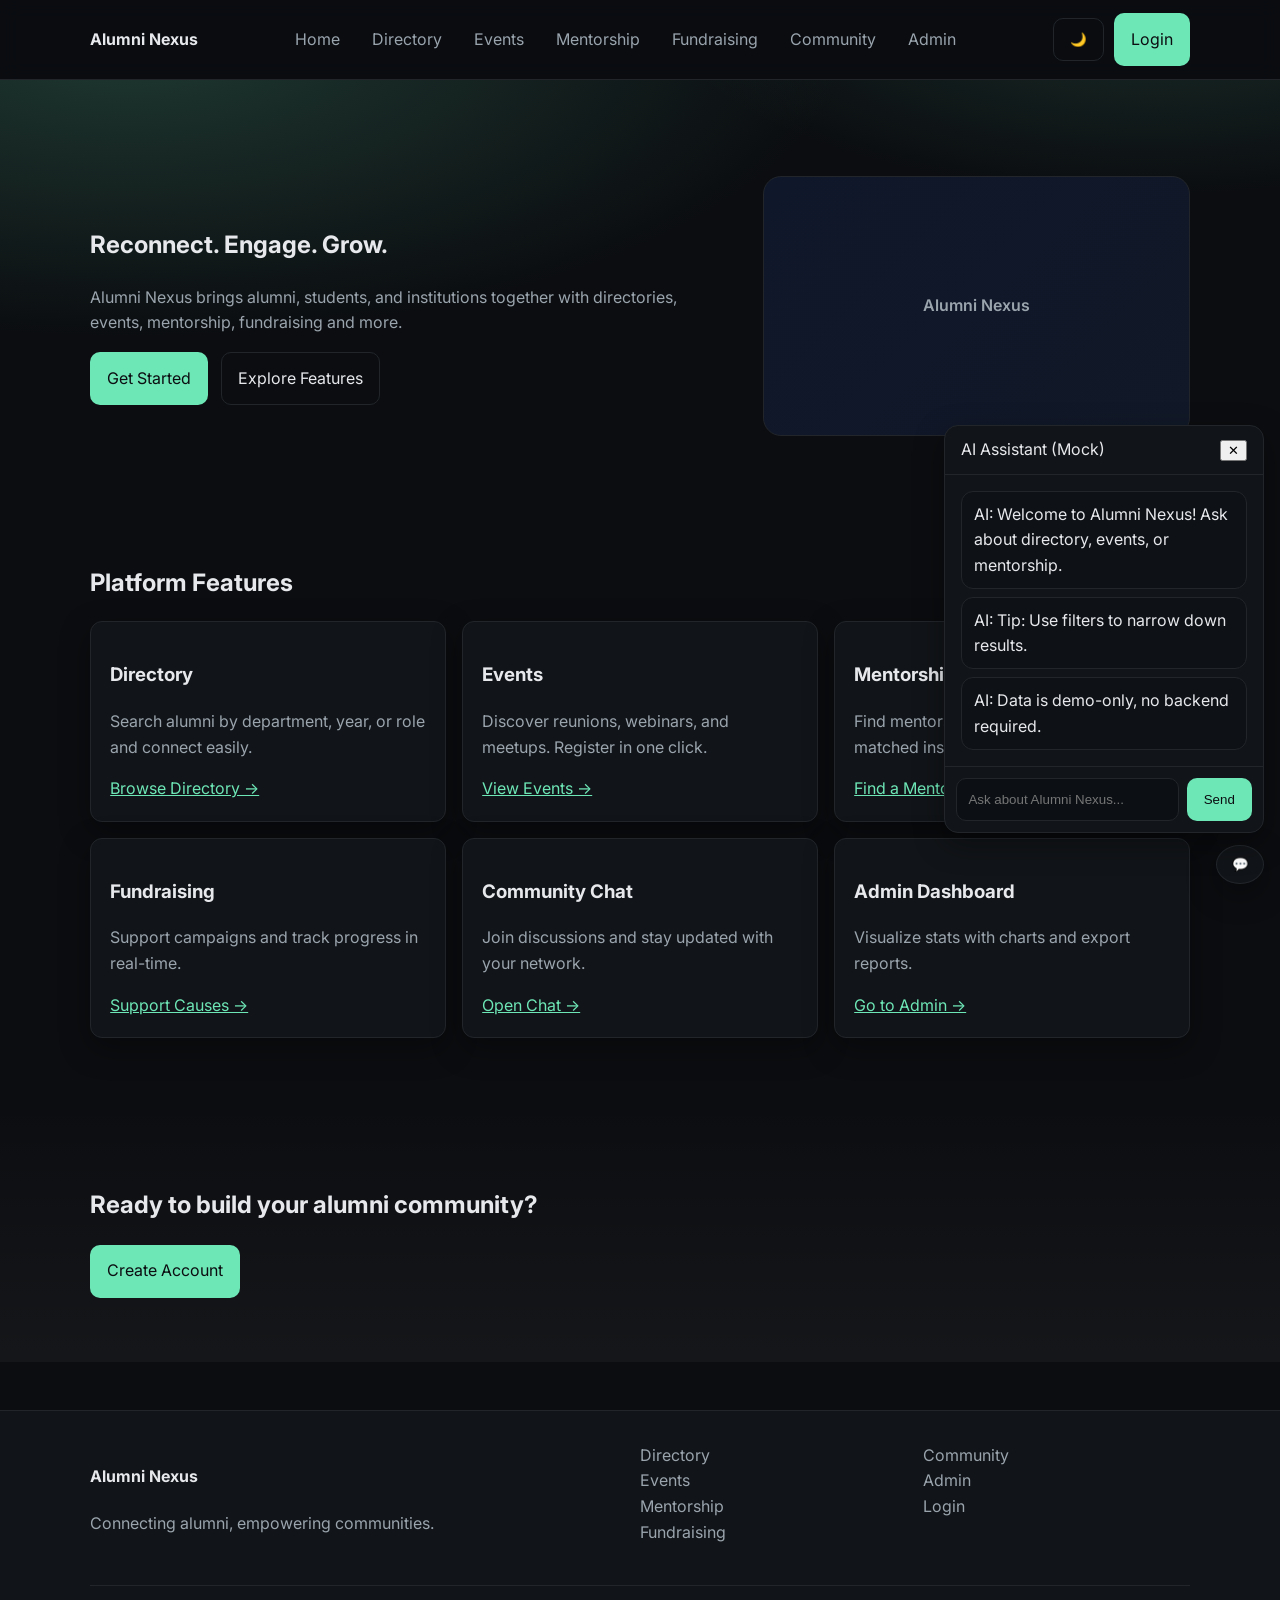
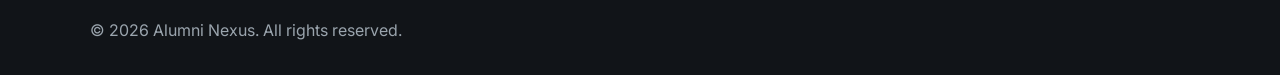
<file: index.html>
<!DOCTYPE html>
<html lang="en">
<head>
	<meta charset="UTF-8" />
	<meta name="viewport" content="width=device-width, initial-scale=1.0" />
	<meta name="description" content="Alumni Nexus – A modern alumni management and engagement platform." />
	<meta name="keywords" content="alumni, directory, events, mentorship, fundraising, dashboard" />
	<title>Alumni Nexus</title>
	<link rel="preconnect" href="https://fonts.googleapis.com">
	<link rel="preconnect" href="https://fonts.gstatic.com" crossorigin>
	<link href="https://fonts.googleapis.com/css2?family=Inter:wght@400;500;600;700&display=swap" rel="stylesheet">
	<link rel="stylesheet" href="./css/style.css" />
	<link rel="stylesheet" href="./css/navbar.css" />
</head>
<body>
	<header id="app-navbar" data-include="navbar.html"></header>

	<main>
		<section class="hero" id="home">
			<div class="container hero__grid">
				<div class="hero__content">
					<h1 class="reveal">Reconnect. Engage. Grow.</h1>
					<p class="muted reveal">Alumni Nexus brings alumni, students, and institutions together with directories, events, mentorship, fundraising and more.</p>
					<div class="hero__actions reveal">
						<a href="login.html" class="btn btn--primary">Get Started</a>
						<a href="#features" class="btn btn--ghost">Explore Features</a>
					</div>
				</div>
				<div class="hero__visual reveal">
					<div class="hero__card">Alumni Nexus</div>
				</div>
			</div>
		</section>

		<section id="features" class="section">
			<div class="container">
				<h2 class="section__title reveal">Platform Features</h2>
				<div class="grid grid-3 features__grid">
					<article class="card reveal">
						<h3>Directory</h3>
						<p class="muted">Search alumni by department, year, or role and connect easily.</p>
						<a href="directory.html" class="link">Browse Directory →</a>
					</article>
					<article class="card reveal">
						<h3>Events</h3>
						<p class="muted">Discover reunions, webinars, and meetups. Register in one click.</p>
						<a href="events.html" class="link">View Events →</a>
					</article>
					<article class="card reveal">
						<h3>Mentorship</h3>
						<p class="muted">Find mentors by skills and interests. Get matched instantly.</p>
						<a href="mentorship.html" class="link">Find a Mentor →</a>
					</article>
					<article class="card reveal">
						<h3>Fundraising</h3>
						<p class="muted">Support campaigns and track progress in real-time.</p>
						<a href="fundraising.html" class="link">Support Causes →</a>
					</article>
					<article class="card reveal">
						<h3>Community Chat</h3>
						<p class="muted">Join discussions and stay updated with your network.</p>
						<a href="chat.html" class="link">Open Chat →</a>
					</article>
					<article class="card reveal">
						<h3>Admin Dashboard</h3>
						<p class="muted">Visualize stats with charts and export reports.</p>
						<a href="admin.html" class="link">Go to Admin →</a>
					</article>
				</div>
			</div>
		</section>

		<section id="cta" class="section section--accent">
			<div class="container cta__wrap">
				<h2 class="reveal">Ready to build your alumni community?</h2>
				<a href="login.html" class="btn btn--primary">Create Account</a>
			</div>
		</section>
	</main>

	<footer id="app-footer" data-include="footer.html"></footer>

	<button id="scrollTop" aria-label="Scroll to top">↑</button>
	<div id="chatbot" class="chatbot">
		<button id="chatbotToggle" class="chatbot__toggle" aria-label="Open chatbot">💬</button>
		<div id="chatbotWindow" class="chatbot__window" hidden>
			<div class="chatbot__header">
				<span>AI Assistant (Mock)</span>
				<button id="chatbotClose" aria-label="Close">✕</button>
			</div>
			<ul id="chatbotMessages" class="chatbot__messages"></ul>
			<form id="chatbotForm" class="chatbot__form">
				<input id="chatbotInput" type="text" placeholder="Ask about Alumni Nexus..." aria-label="Chat input" />
				<button type="submit" class="btn btn--primary">Send</button>
			</form>
		</div>
	</div>

	<script src="./js/main.js"></script>
	<script src="./js/navbar.js"></script>
</body>
</html>
</file>
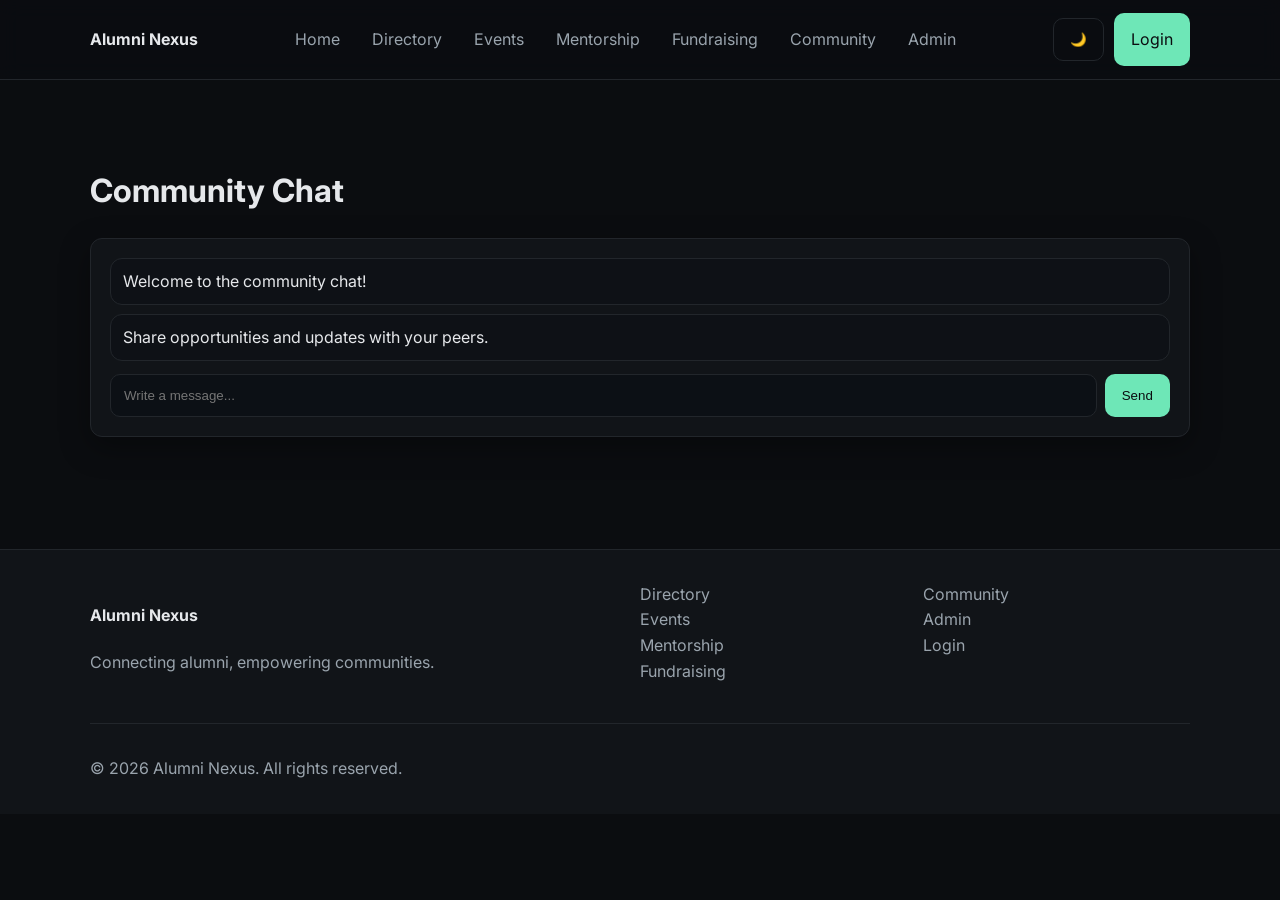
<file: chat.html>
<!DOCTYPE html>
<html lang="en">
<head>
	<meta charset="UTF-8" />
	<meta name="viewport" content="width=device-width, initial-scale=1.0" />
	<title>Community • Alumni Nexus</title>
	<link rel="preconnect" href="https://fonts.googleapis.com">
	<link rel="preconnect" href="https://fonts.gstatic.com" crossorigin>
	<link href="https://fonts.googleapis.com/css2?family=Inter:wght@400;500;600;700&display=swap" rel="stylesheet">
	<link rel="stylesheet" href="./css/style.css" />
	<link rel="stylesheet" href="./css/navbar.css" />
	<link rel="stylesheet" href="./css/chat.css" />
</head>
<body>
	<header id="app-navbar" data-include="navbar.html"></header>
	<main class="container section">
		<h1>Community Chat</h1>
		<div class="card">
			<ul id="messages" class="chat__list"></ul>
			<form id="chatForm" class="chat__form">
				<input id="chatInput" class="input" placeholder="Write a message..." />
				<button class="btn btn--primary">Send</button>
			</form>
		</div>
	</main>
	<footer id="app-footer" data-include="footer.html"></footer>
	<button id="scrollTop" aria-label="Scroll to top">↑</button>
	<script src="./js/main.js"></script>
	<script src="./js/chat.js"></script>
</body>
</html>
</file>
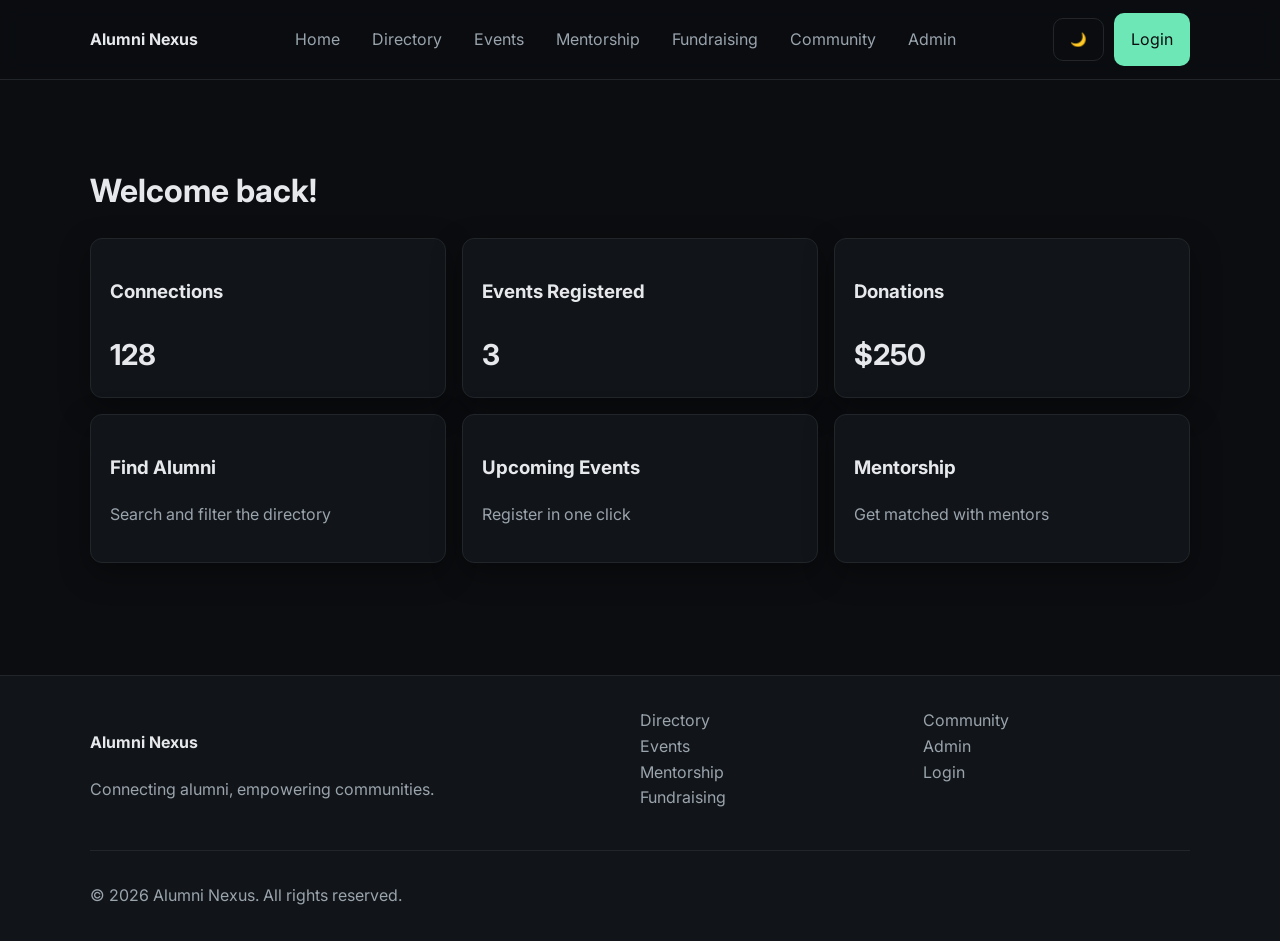
<file: dashboard.html>
<!DOCTYPE html>
<html lang="en">
<head>
	<meta charset="UTF-8" />
	<meta name="viewport" content="width=device-width, initial-scale=1.0" />
	<title>Dashboard • Alumni Nexus</title>
	<link rel="preconnect" href="https://fonts.googleapis.com">
	<link rel="preconnect" href="https://fonts.gstatic.com" crossorigin>
	<link href="https://fonts.googleapis.com/css2?family=Inter:wght@400;500;600;700&display=swap" rel="stylesheet">
	<link rel="stylesheet" href="./css/style.css" />
	<link rel="stylesheet" href="./css/navbar.css" />
	<link rel="stylesheet" href="./css/dashboard.css" />
</head>
<body>
	<header id="app-navbar" data-include="navbar.html"></header>
	<main class="container section">
		<h1>Welcome back!</h1>
		<div class="grid grid-3">
			<div class="card stat"><h3>Connections</h3><div class="num">128</div></div>
			<div class="card stat"><h3>Events Registered</h3><div class="num">3</div></div>
			<div class="card stat"><h3>Donations</h3><div class="num">$250</div></div>
		</div>
		<div class="grid grid-3" style="margin-top:1rem">
			<a class="card linkcard" href="directory.html"><h3>Find Alumni</h3><p class="muted">Search and filter the directory</p></a>
			<a class="card linkcard" href="events.html"><h3>Upcoming Events</h3><p class="muted">Register in one click</p></a>
			<a class="card linkcard" href="mentorship.html"><h3>Mentorship</h3><p class="muted">Get matched with mentors</p></a>
		</div>
	</main>
	<footer id="app-footer" data-include="footer.html"></footer>
	<button id="scrollTop" aria-label="Scroll to top">↑</button>
	<script src="./js/main.js"></script>
</body>
</html>
</file>
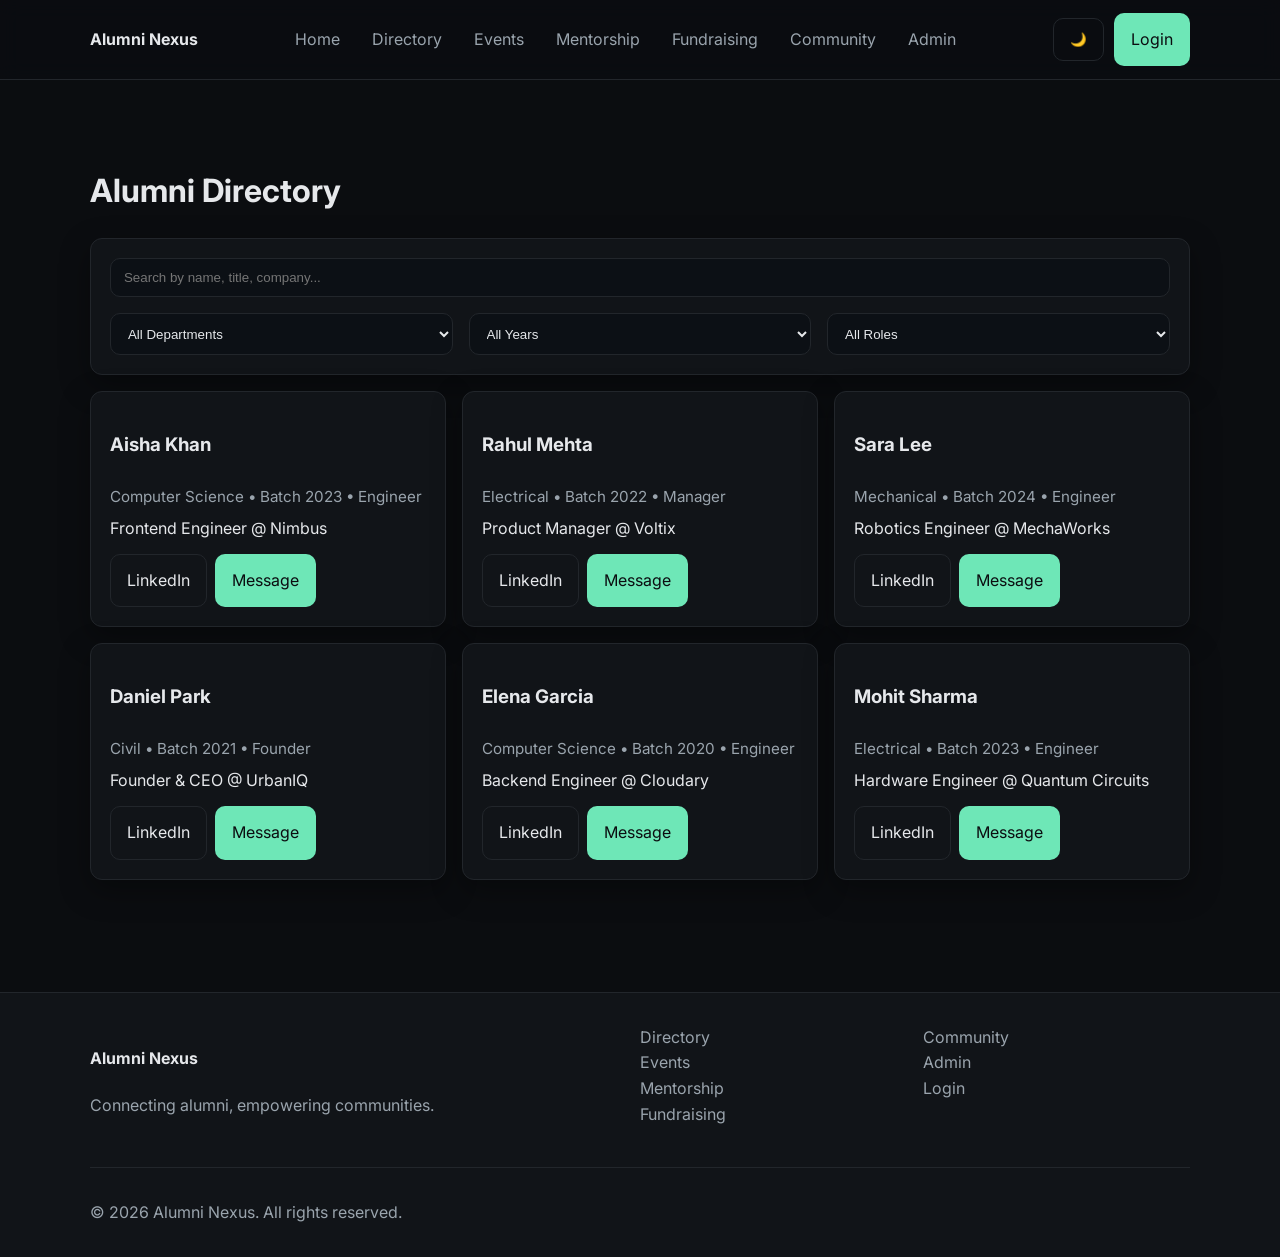
<file: directory.html>
<!DOCTYPE html>
<html lang="en">
<head>
	<meta charset="UTF-8" />
	<meta name="viewport" content="width=device-width, initial-scale=1.0" />
	<title>Directory • Alumni Nexus</title>
	<link rel="preconnect" href="https://fonts.googleapis.com">
	<link rel="preconnect" href="https://fonts.gstatic.com" crossorigin>
	<link href="https://fonts.googleapis.com/css2?family=Inter:wght@400;500;600;700&display=swap" rel="stylesheet">
	<link rel="stylesheet" href="./css/style.css" />
	<link rel="stylesheet" href="./css/navbar.css" />
	<link rel="stylesheet" href="./css/directory.css" />
</head>
<body>
	<header id="app-navbar" data-include="navbar.html"></header>
	<main class="container section">
		<h1>Alumni Directory</h1>
		<div class="dir__controls card">
			<input id="searchInput" class="input" type="text" placeholder="Search by name, title, company..." />
			<div class="grid grid-3 dir__filters">
				<select id="filterDept" class="input">
					<option value="">All Departments</option>
					<option>Computer Science</option>
					<option>Electrical</option>
					<option>Mechanical</option>
					<option>Civil</option>
				</select>
				<select id="filterYear" class="input">
					<option value="">All Years</option>
					<option>2024</option>
					<option>2023</option>
					<option>2022</option>
					<option>2021</option>
					<option>2020</option>
				</select>
				<select id="filterRole" class="input">
					<option value="">All Roles</option>
					<option>Engineer</option>
					<option>Manager</option>
					<option>Founder</option>
				</select>
			</div>
		</div>
		<div id="directoryGrid" class="grid grid-3 reveal"></div>
	</main>
	<footer id="app-footer" data-include="footer.html"></footer>
	<button id="scrollTop" aria-label="Scroll to top">↑</button>
	<script src="./js/main.js"></script>
	<script src="./js/directory.js"></script>
</body>
</html>
</file>
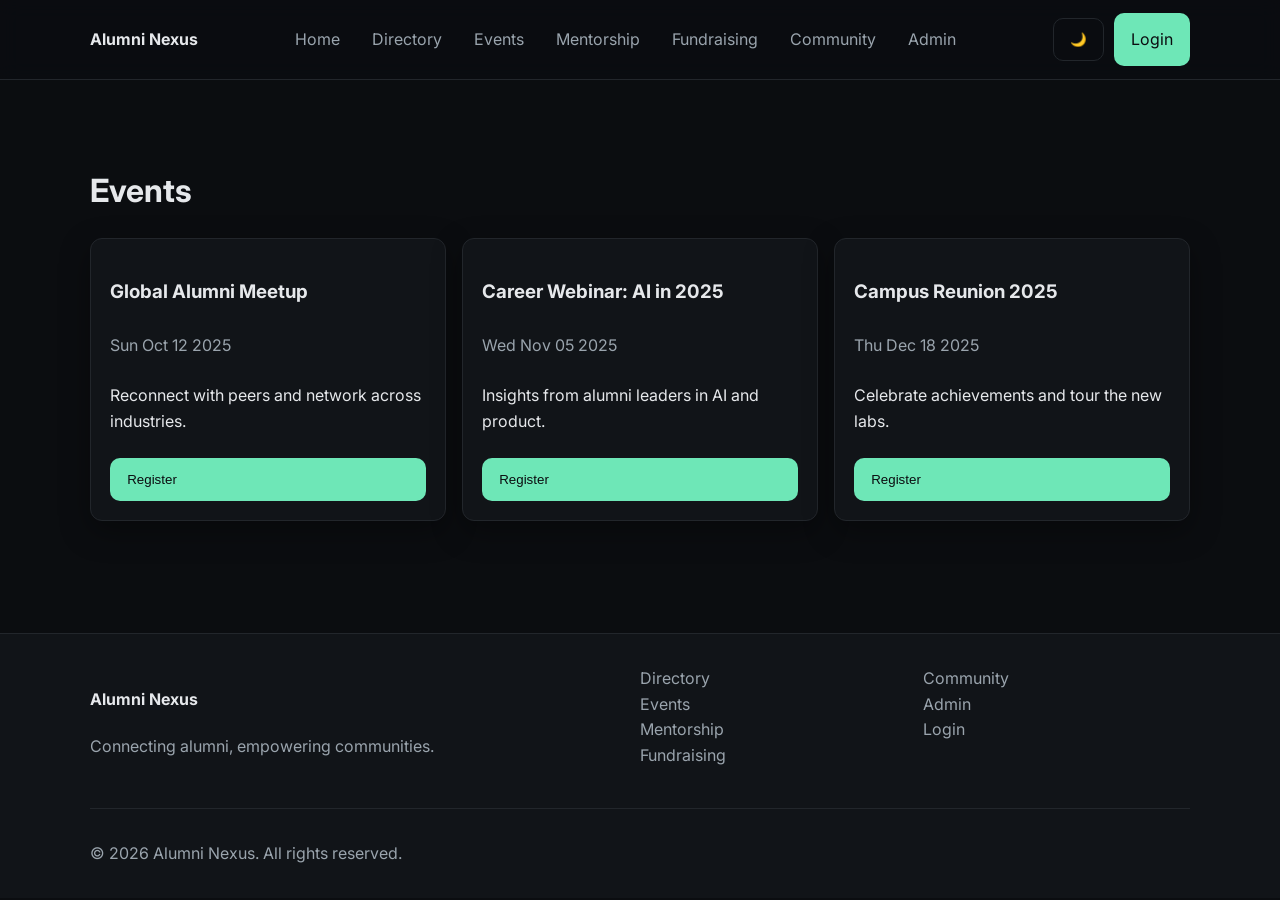
<file: events.html>
<!DOCTYPE html>
<html lang="en">
<head>
	<meta charset="UTF-8" />
	<meta name="viewport" content="width=device-width, initial-scale=1.0" />
	<title>Events • Alumni Nexus</title>
	<link rel="preconnect" href="https://fonts.googleapis.com">
	<link rel="preconnect" href="https://fonts.gstatic.com" crossorigin>
	<link href="https://fonts.googleapis.com/css2?family=Inter:wght@400;500;600;700&display=swap" rel="stylesheet">
	<link rel="stylesheet" href="./css/style.css" />
	<link rel="stylesheet" href="./css/navbar.css" />
	<link rel="stylesheet" href="./css/events.css" />
</head>
<body>
	<header id="app-navbar" data-include="navbar.html"></header>
	<main class="container section">
		<h1>Events</h1>
		<div id="eventsGrid" class="grid grid-3"></div>
	</main>
	<footer id="app-footer" data-include="footer.html"></footer>
	<button id="scrollTop" aria-label="Scroll to top">↑</button>
	<script src="./js/main.js"></script>
	<script src="./js/events.js"></script>
</body>
</html>
</file>
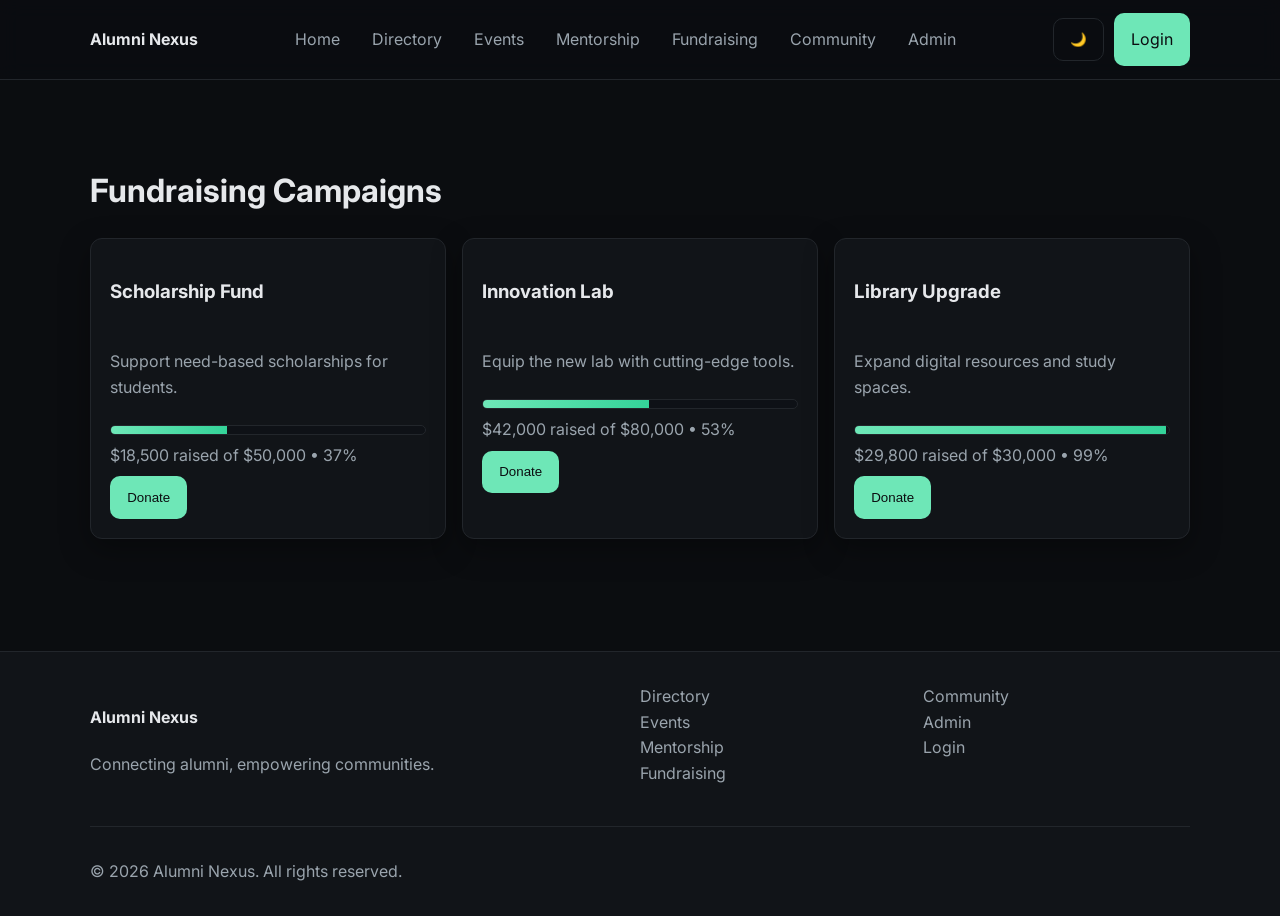
<file: fundraising.html>
<!DOCTYPE html>
<html lang="en">
<head>
	<meta charset="UTF-8" />
	<meta name="viewport" content="width=device-width, initial-scale=1.0" />
	<title>Fundraising • Alumni Nexus</title>
	<link rel="preconnect" href="https://fonts.googleapis.com">
	<link rel="preconnect" href="https://fonts.gstatic.com" crossorigin>
	<link href="https://fonts.googleapis.com/css2?family=Inter:wght@400;500;600;700&display=swap" rel="stylesheet">
	<link rel="stylesheet" href="./css/style.css" />
	<link rel="stylesheet" href="./css/navbar.css" />
	<link rel="stylesheet" href="./css/fundraising.css" />
</head>
<body>
	<header id="app-navbar" data-include="navbar.html"></header>
	<main class="container section">
		<h1>Fundraising Campaigns</h1>
		<div id="campaigns" class="grid grid-3"></div>
	</main>
	<footer id="app-footer" data-include="footer.html"></footer>
	<button id="scrollTop" aria-label="Scroll to top">↑</button>
	<script src="./js/main.js"></script>
	<script src="./js/fundraising.js"></script>
</body>
</html>
</file>
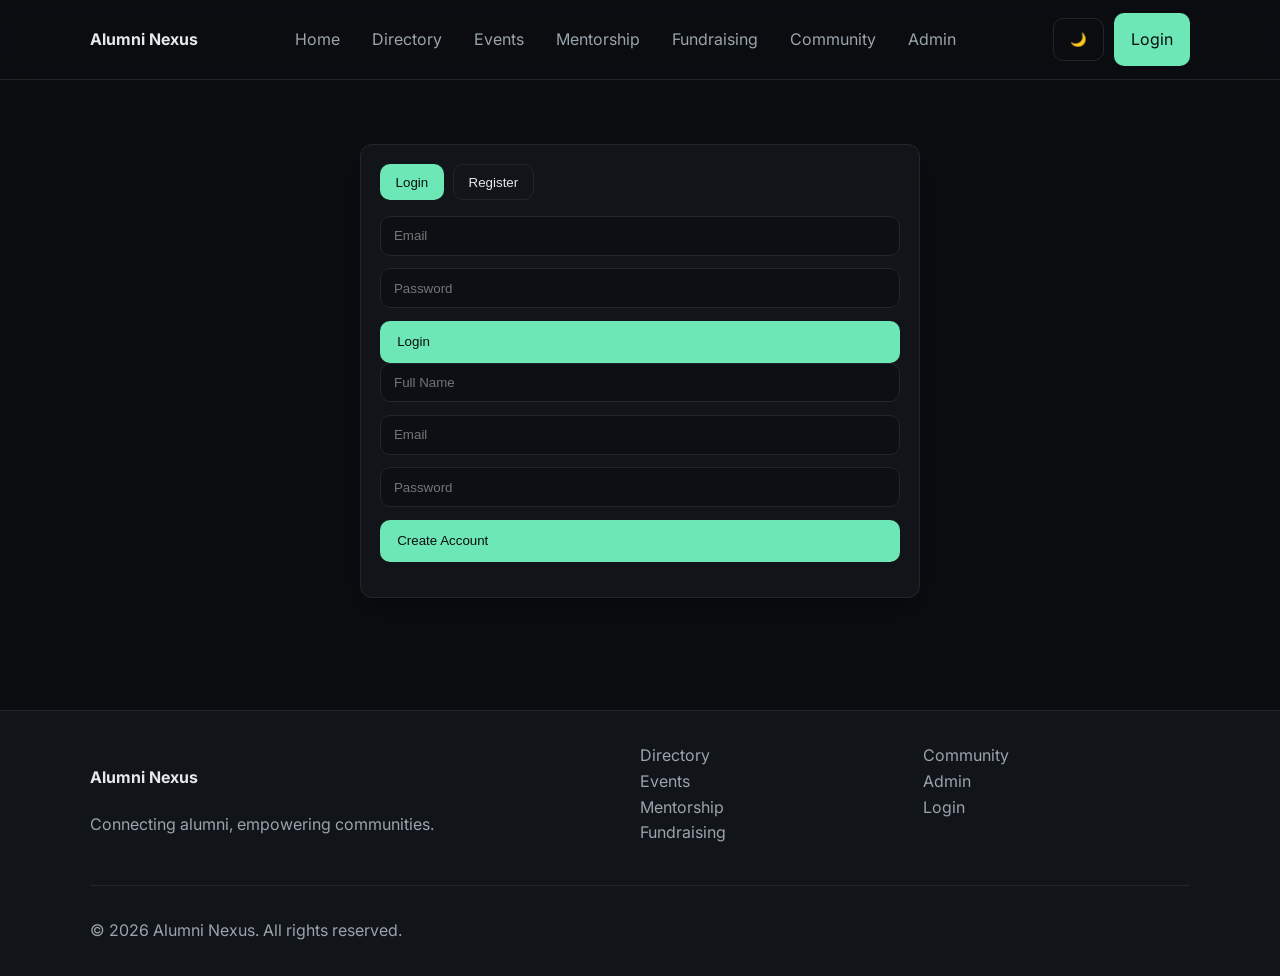
<file: login.html>
<!DOCTYPE html>
<html lang="en">
<head>
	<meta charset="UTF-8" />
	<meta name="viewport" content="width=device-width, initial-scale=1.0" />
	<title>Login • Alumni Nexus</title>
	<link rel="preconnect" href="https://fonts.googleapis.com">
	<link rel="preconnect" href="https://fonts.gstatic.com" crossorigin>
	<link href="https://fonts.googleapis.com/css2?family=Inter:wght@400;500;600;700&display=swap" rel="stylesheet">
	<link rel="stylesheet" href="./css/style.css" />
	<link rel="stylesheet" href="./css/navbar.css" />
	<style>
		.auth{padding:4rem 0}
		.auth__card{max-width:560px;margin:0 auto}
		.tabs{display:flex;gap:.6rem;margin-bottom:1rem}
		.tabs button{padding:.6rem .9rem;border-radius:10px;border:1px solid var(--border);background:var(--panel);color:var(--text);cursor:pointer}
		.tabs button.active{background:var(--primary);color:#0b0d10;border-color:transparent}
		.form{display:grid;gap:.8rem}
		.input{padding:.7rem .8rem;border-radius:10px;border:1px solid var(--border);background:#0c1015;color:var(--text)}
	</style>
</head>
<body>
	<header id="app-navbar" data-include="navbar.html"></header>
	<main class="auth container">
		<div class="card auth__card">
			<div class="tabs">
				<button id="tabLogin" class="active">Login</button>
				<button id="tabRegister">Register</button>
			</div>
			<form id="loginForm" class="form">
				<input class="input" type="email" placeholder="Email" required>
				<input class="input" type="password" placeholder="Password" required>
				<button class="btn btn--primary" type="submit">Login</button>
			</form>
			<form id="registerForm" class="form hide">
				<input class="input" type="text" placeholder="Full Name" required>
				<input class="input" type="email" placeholder="Email" required>
				<input class="input" type="password" placeholder="Password" required>
				<button class="btn btn--primary" type="submit">Create Account</button>
			</form>
			<p class="muted" id="authMsg"></p>
		</div>
	</main>
	<footer id="app-footer" data-include="footer.html"></footer>
	<button id="scrollTop" aria-label="Scroll to top">↑</button>
	<script src="./js/main.js"></script>
	<script>
		const loginForm=document.getElementById('loginForm');
		const registerForm=document.getElementById('registerForm');
		const tabLogin=document.getElementById('tabLogin');
		const tabRegister=document.getElementById('tabRegister');
		const msg=document.getElementById('authMsg');
		tabLogin.addEventListener('click',()=>{
			loginForm.classList.remove('hide');
			registerForm.classList.add('hide');
			tabLogin.classList.add('active');
			tabRegister.classList.remove('active');
		});
		tabRegister.addEventListener('click',()=>{
			registerForm.classList.remove('hide');
			loginForm.classList.add('hide');
			tabRegister.classList.add('active');
			tabLogin.classList.remove('active');
		});
		loginForm.addEventListener('submit',e=>{e.preventDefault();msg.textContent='Logged in (demo). Redirecting to dashboard...';setTimeout(()=>location.href='dashboard.html',700)});
		registerForm.addEventListener('submit',e=>{e.preventDefault();msg.textContent='Account created (demo). Redirecting to dashboard...';setTimeout(()=>location.href='dashboard.html',900)});
	</script>
</body>
</html>
</file>
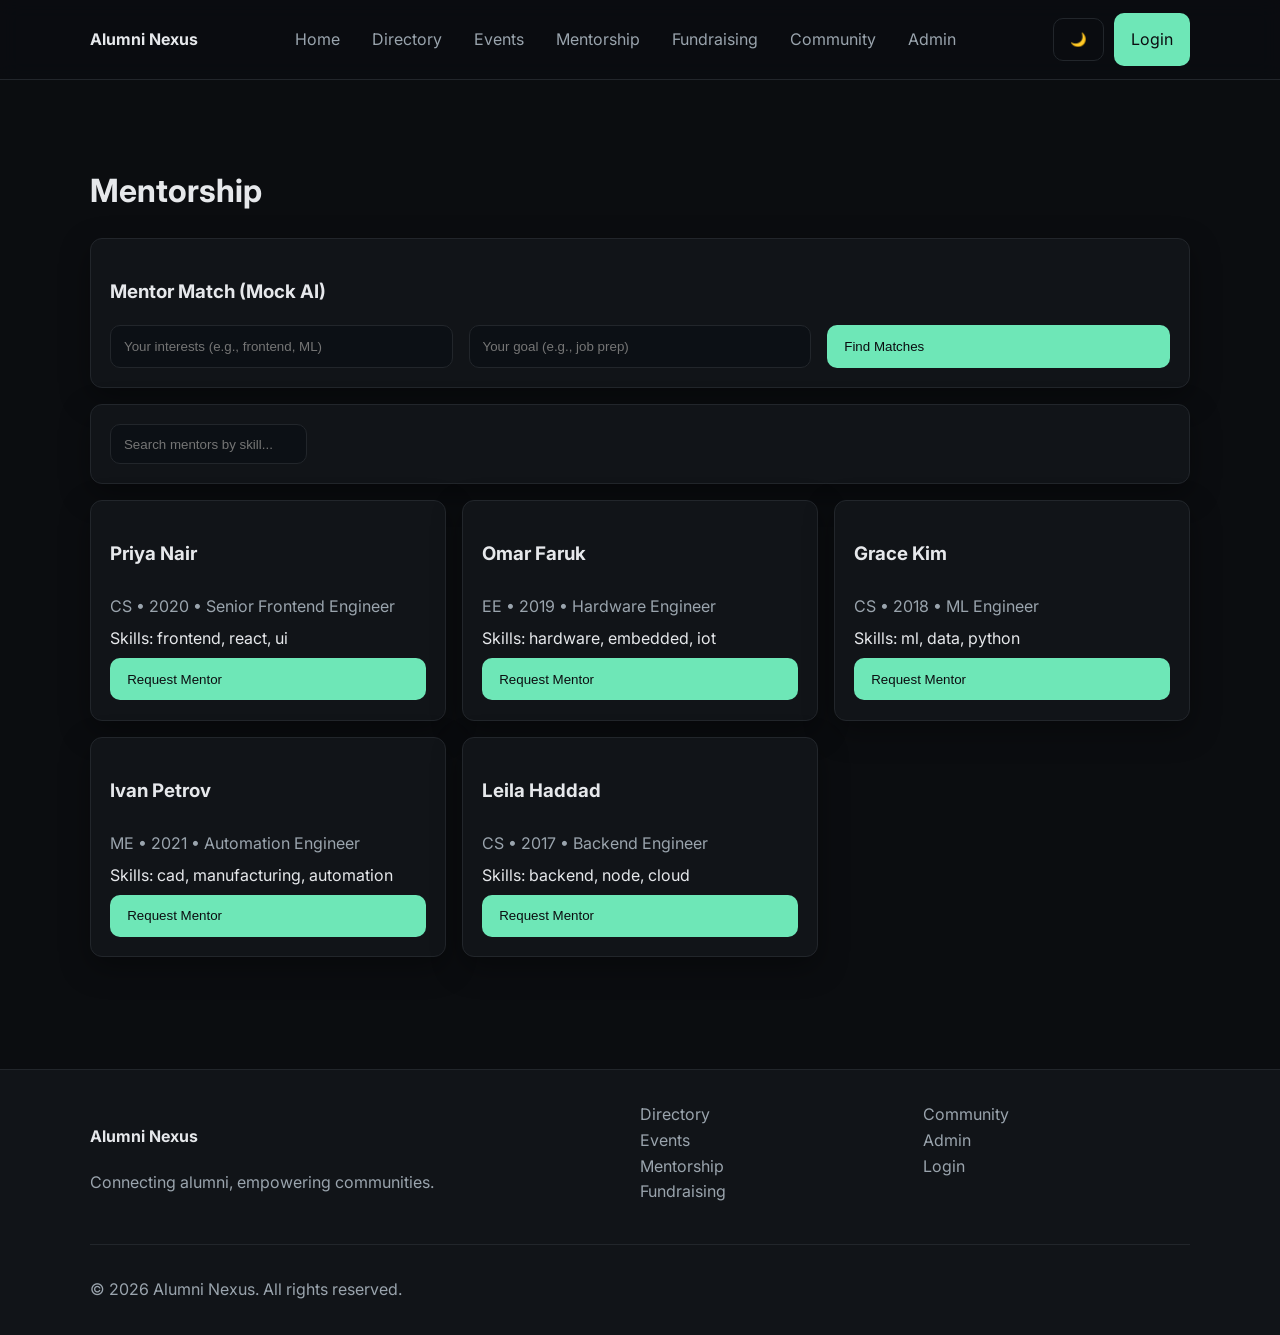
<file: mentorship.html>
<!DOCTYPE html>
<html lang="en">
<head> 
	<meta charset="UTF-8" /> 
	<meta name="viewport" content="width=device-width, initial-scale=1.0" />
	<title>Mentorship • Alumni Nexus</title>
	<link rel="preconnect" href="https://fonts.googleapis.com">
	<link rel="preconnect" href="https://fonts.gstatic.com" crossorigin>
	<link href="https://fonts.googleapis.com/css2?family=Inter:wght@400;500;600;700&display=swap" rel="stylesheet">
	<link rel="stylesheet" href="./css/style.css" />
	<link rel="stylesheet" href="./css/navbar.css" />
	<link rel="stylesheet" href="./css/mentorship.css" />
</head>
<body> 
	<header id="app-navbar" data-include="navbar.html"></header>
	<main class="container section">
		<h1>Mentorship</h1>
		<div class="card">
			<h3>Mentor Match (Mock AI)</h3>
			<form id="matchForm" class="grid grid-3">
				<input class="input" id="interest" placeholder="Your interests (e.g., frontend, ML)" />
				<input class="input" id="goal" placeholder="Your goal (e.g., job prep)" />
				<button class="btn btn--primary" type="submit">Find Matches</button>
			</form>
		</div>
		<div class="mentors__controls card">
			<input id="skillSearch" class="input" placeholder="Search mentors by skill..." />
		</div>
		<div id="mentorsGrid" class="grid grid-3"></div>
	</main>
	<div id="requestModal" class="modal hide">
		<div class="modal__content card">
			<h3>Request Sent</h3>
			<p class="muted">Your mentor request has been sent (demo).</p>
			<button id="closeModal" class="btn btn--primary">Close</button>
		</div>
	</div>
	<footer id="app-footer" data-include="footer.html"></footer>
	<button id="scrollTop" aria-label="Scroll to top">↑</button>
	<script src="./js/main.js"></script>
	<script src="./js/mentorship.js"></script>
</body>
</html>
</file>
<file: css/style.css>
:root{
	--bg:#0b0d10;
	--panel:#111418;
	--text:#e6e8eb;
	--muted:#9aa4ad;
	--primary:#6ee7b7;
	--primary-600:#34d399;
	--accent:#1f2937;
	--border:#22262b;
	--danger:#ef4444;
	--warning:#f59e0b;
	--success:#22c55e;
	--radius:12px;
	--shadow:0 10px 30px rgba(0,0,0,.35);
}

*{box-sizing:border-box}
html{scroll-behavior:smooth}
body{
	margin:0;
	font-family:Inter,system-ui,-apple-system,Segoe UI,Roboto,Helvetica,Arial,sans-serif;
	background:var(--bg);
	color:var(--text);
	line-height:1.6;
}
img{max-width:100%;display:block}
.container{width:min(1100px,92%);margin:0 auto}
.muted{color:var(--muted)}
.link{color:var(--primary)}
.btn{display:inline-flex;align-items:center;gap:.5rem;padding:.8rem 1rem;border-radius:10px;border:1px solid var(--border);background:transparent;color:var(--text);text-decoration:none;transition:.2s all}
.btn:hover{transform:translateY(-1px);}
.btn--primary{background:var(--primary);color:#0b0d10;border-color:transparent}
.btn--primary:hover{background:var(--primary-600)}
.btn--ghost{background:transparent}
.card{background:var(--panel);border:1px solid var(--border);border-radius:var(--radius);padding:1.2rem;box-shadow:var(--shadow)}
.grid{display:grid;gap:1rem}
.grid-2{grid-template-columns:repeat(2,1fr)}
.grid-3{grid-template-columns:repeat(3,1fr)}
.section{padding:4rem 0}
.section--accent{background:linear-gradient(180deg,transparent,rgba(255,255,255,.04))}
.section__title{margin:0 0 1.2rem}

/* Hero */
.hero{padding:6rem 0 4rem;background:radial-gradient(1200px 500px at 10% -10%, rgba(110,231,183,.2), transparent 60%) , radial-gradient(1000px 400px at 90% -20%, rgba(110,231,183,.15), transparent 50%)}
.hero__grid{display:grid;grid-template-columns:1.2fr .8fr;gap:2rem;align-items:center}
.hero__card{height:260px;border-radius:18px;background:linear-gradient(135deg,#0f172a,#111827);border:1px solid var(--border);display:grid;place-items:center;color:var(--muted);font-weight:600}
.hero__actions{display:flex;gap:.8rem;margin-top:1rem}

/* Footer */
.site-footer{margin-top:3rem;border-top:1px solid var(--border);background:var(--panel)}
.footer__grid{display:grid;grid-template-columns:2fr 1fr 1fr;gap:1rem;padding:2rem 0}
.footer__grid ul{list-style:none;padding:0;margin:0}
.footer__grid a{color:var(--muted);text-decoration:none}
.footer__grid a:hover{color:var(--text)}
.footer__copy{padding:1rem 0;border-top:1px solid var(--border);}

/* Utilities */
.hide{display:none}
.reveal{opacity:0;transform:translateY(10px);transition:opacity .6s ease, transform .6s ease}
.reveal.visible{opacity:1;transform:none}

/* Scroll to top */
#scrollTop{position:fixed;right:1rem;bottom:1rem;padding:.6rem .8rem;border-radius:10px;border:1px solid var(--border);background:var(--panel);color:var(--text);cursor:pointer;box-shadow:var(--shadow);display:none}
#scrollTop.show{display:block}

/* Chatbot */
.chatbot{position:fixed;right:1rem;bottom:1rem;z-index:50}
.chatbot__toggle{padding:.7rem .9rem;border-radius:50%;border:1px solid var(--border);background:var(--panel);color:var(--text);box-shadow:var(--shadow);cursor:pointer}
.chatbot__window{position:fixed;right:1rem;bottom:4.2rem;width:320px;max-height:60vh;background:var(--panel);border:1px solid var(--border);border-radius:14px;display:flex;flex-direction:column;box-shadow:var(--shadow)}
.chatbot__header{display:flex;align-items:center;justify-content:space-between;padding:.7rem 1rem;border-bottom:1px solid var(--border)}
.chatbot__messages{list-style:none;margin:0;padding:1rem;display:flex;flex-direction:column;gap:.5rem;overflow:auto}
.chatbot__messages li{background:#0e1116;border:1px solid var(--border);padding:.6rem .75rem;border-radius:12px}
.chatbot__form{display:flex;gap:.5rem;padding:.7rem;border-top:1px solid var(--border)}
.chatbot__form input{flex:1;border-radius:10px;border:1px solid var(--border);background:#0c1015;color:var(--text);padding:.6rem .7rem}

/* Responsive */
@media (max-width: 960px){
	.grid-3{grid-template-columns:1fr 1fr}
	.hero__grid{grid-template-columns:1fr}
	.footer__grid{grid-template-columns:1fr 1fr}
}
@media (max-width: 600px){
	.grid-3,.grid-2{grid-template-columns:1fr}
	.footer__grid{grid-template-columns:1fr}
}
</file>
<file: css/navbar.css>
.nav{position:sticky;top:0;z-index:40;background:rgba(11,13,16,.7);backdrop-filter:saturate(180%) blur(10px);border-bottom:1px solid var(--border)}
.nav.scrolled{background:#0b0d10}
.nav__inner{display:flex;align-items:center;justify-content:space-between;gap:1rem;padding:.8rem 0}
.nav__brand{font-weight:700;color:var(--text);text-decoration:none}
.nav__toggle{display:none;border:1px solid var(--border);background:var(--panel);color:var(--text);border-radius:8px;padding:.45rem .6rem}
.nav__links{display:flex;gap:.8rem;list-style:none;margin:0;padding:0}
.nav__links a{color:var(--muted);text-decoration:none;padding:.5rem .6rem;border-radius:8px}
.nav__links a:hover{color:var(--text);background:var(--panel)}
.nav__actions{display:flex;align-items:center;gap:.6rem}

@media (max-width: 820px){
	.nav__toggle{display:block}
	.nav__links{position:fixed;inset:auto 0 0 0;background:var(--panel);border-top:1px solid var(--border);padding:1rem;display:none;flex-direction:column}
	.nav__links.show{display:flex}
	.nav__actions{display:none}
}
</file>
<file: css/chat.css>
.chat__list{list-style:none;margin:0;padding:0;display:flex;flex-direction:column;gap:.6rem;max-height:50vh;overflow:auto}
.chat__list li{background:#0e1116;border:1px solid var(--border);padding:.6rem .75rem;border-radius:12px}
.chat__form{display:flex;gap:.5rem;margin-top:.8rem}
.input{padding:.7rem .8rem;border-radius:10px;border:1px solid var(--border);background:#0c1015;color:var(--text);flex:1}
</file>
<file: css/dashboard.css>
.stat{display:flex;flex-direction:column;gap:.4rem}
.stat .num{font-size:1.8rem;font-weight:700}
.linkcard{text-decoration:none;color:inherit}
.linkcard:hover{outline:1px solid var(--border)}
</file>
<file: css/directory.css>
.dir__controls{display:grid;gap:1rem;margin:1rem 0}
.input{padding:.7rem .8rem;border-radius:10px;border:1px solid var(--border);background:#0c1015;color:var(--text)}
.dir__filters select{width:100%}
#directoryGrid{margin-top:1rem}
.card.alumni{display:flex;flex-direction:column;gap:.4rem}
.card.alumni .alumni__meta{color:var(--muted);font-size:.95rem}
.card.alumni .alumni__actions{display:flex;gap:.5rem;margin-top:.4rem}
</file>
<file: css/events.css>
#eventsGrid{margin-top:1rem}
.card.event{display:flex;flex-direction:column;gap:.5rem}
.card.event .meta{color:var(--muted)}
</file>
<file: css/fundraising.css>
.card.campaign{display:flex;flex-direction:column;gap:.5rem}
.progress{height:10px;border-radius:999px;background:#0e1116;border:1px solid var(--border);overflow:hidden}
.progress__bar{height:100%;background:linear-gradient(90deg,var(--primary),#34d399)}
</file>
<file: css/mentorship.css>
.mentors__controls{margin:1rem 0}
.input{padding:.7rem .8rem;border-radius:10px;border:1px solid var(--border);background:#0c1015;color:var(--text)}
.card.mentor{display:flex;flex-direction:column;gap:.4rem}
.card.mentor .meta{color:var(--muted)}
.modal{position:fixed;inset:0;background:rgba(0,0,0,.5);display:flex;align-items:center;justify-content:center}
.modal.hide{display:none}
.modal__content{max-width:420px}
</file>
